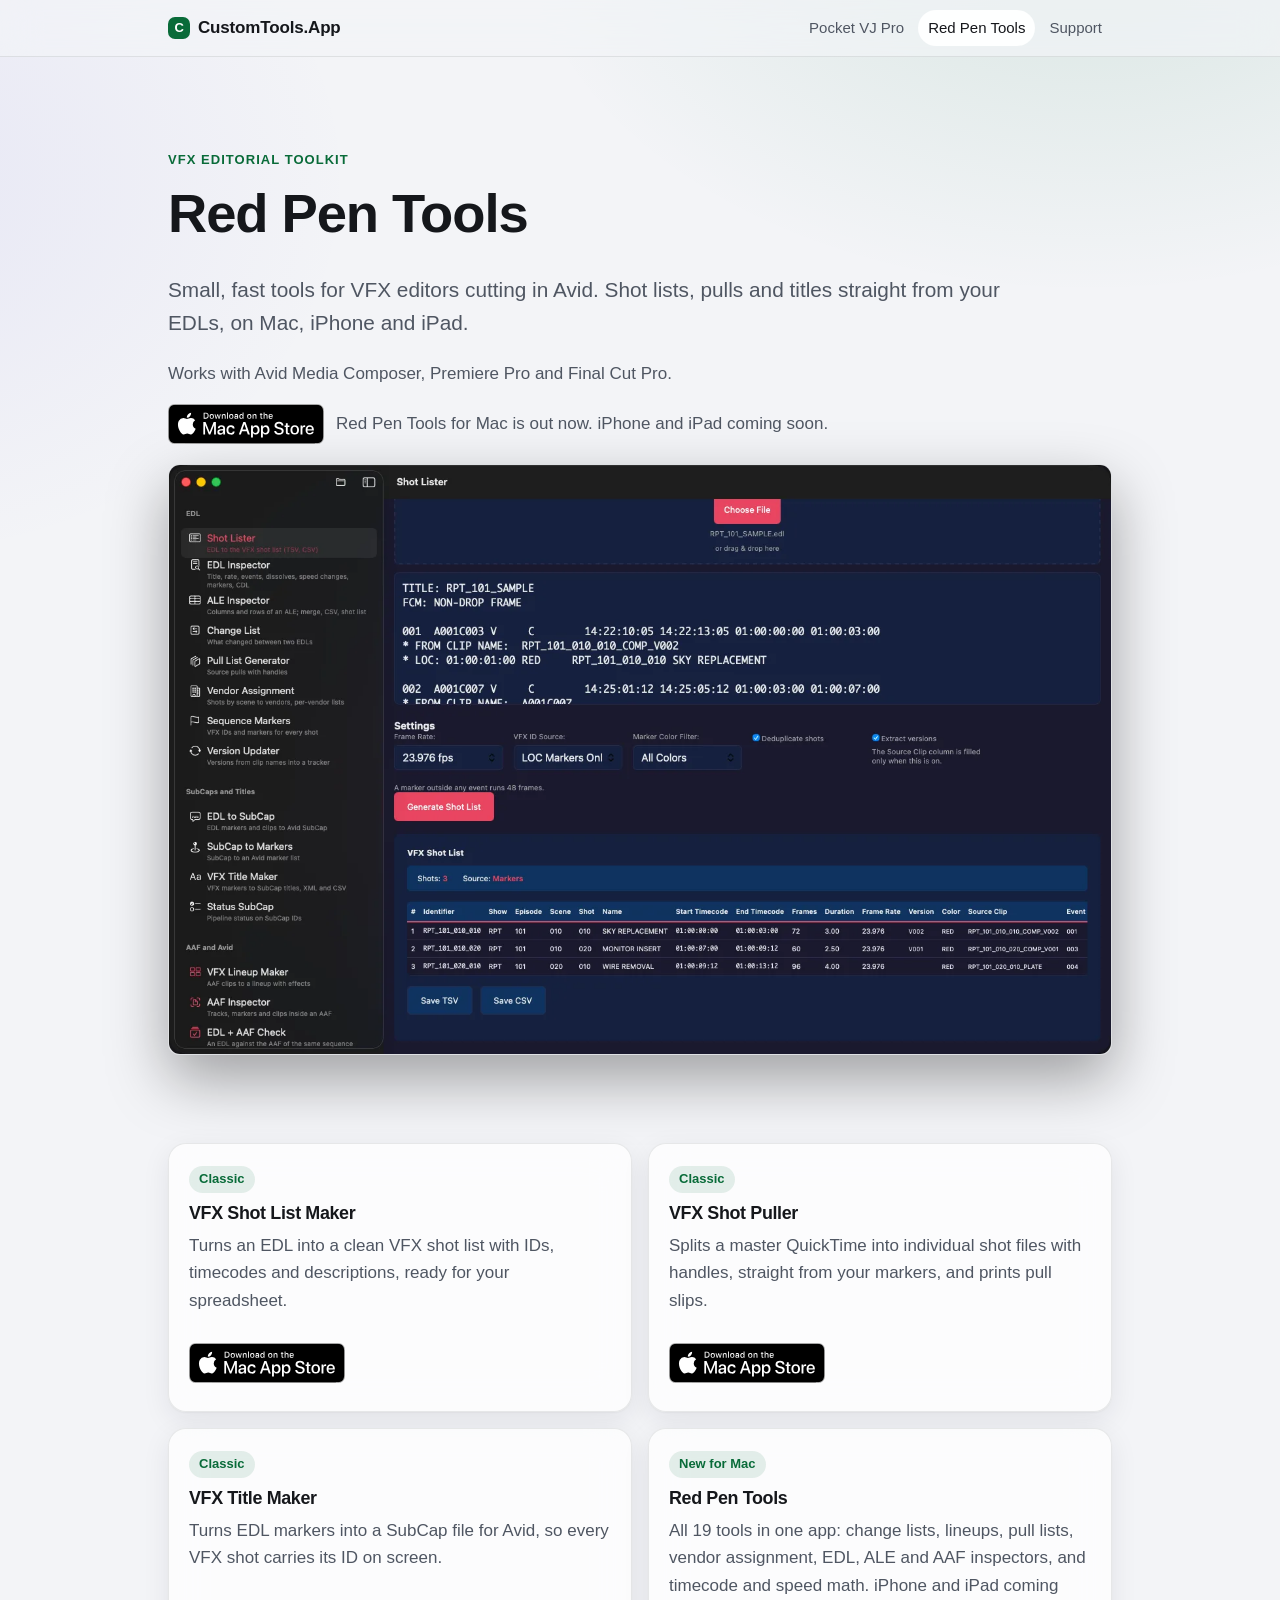
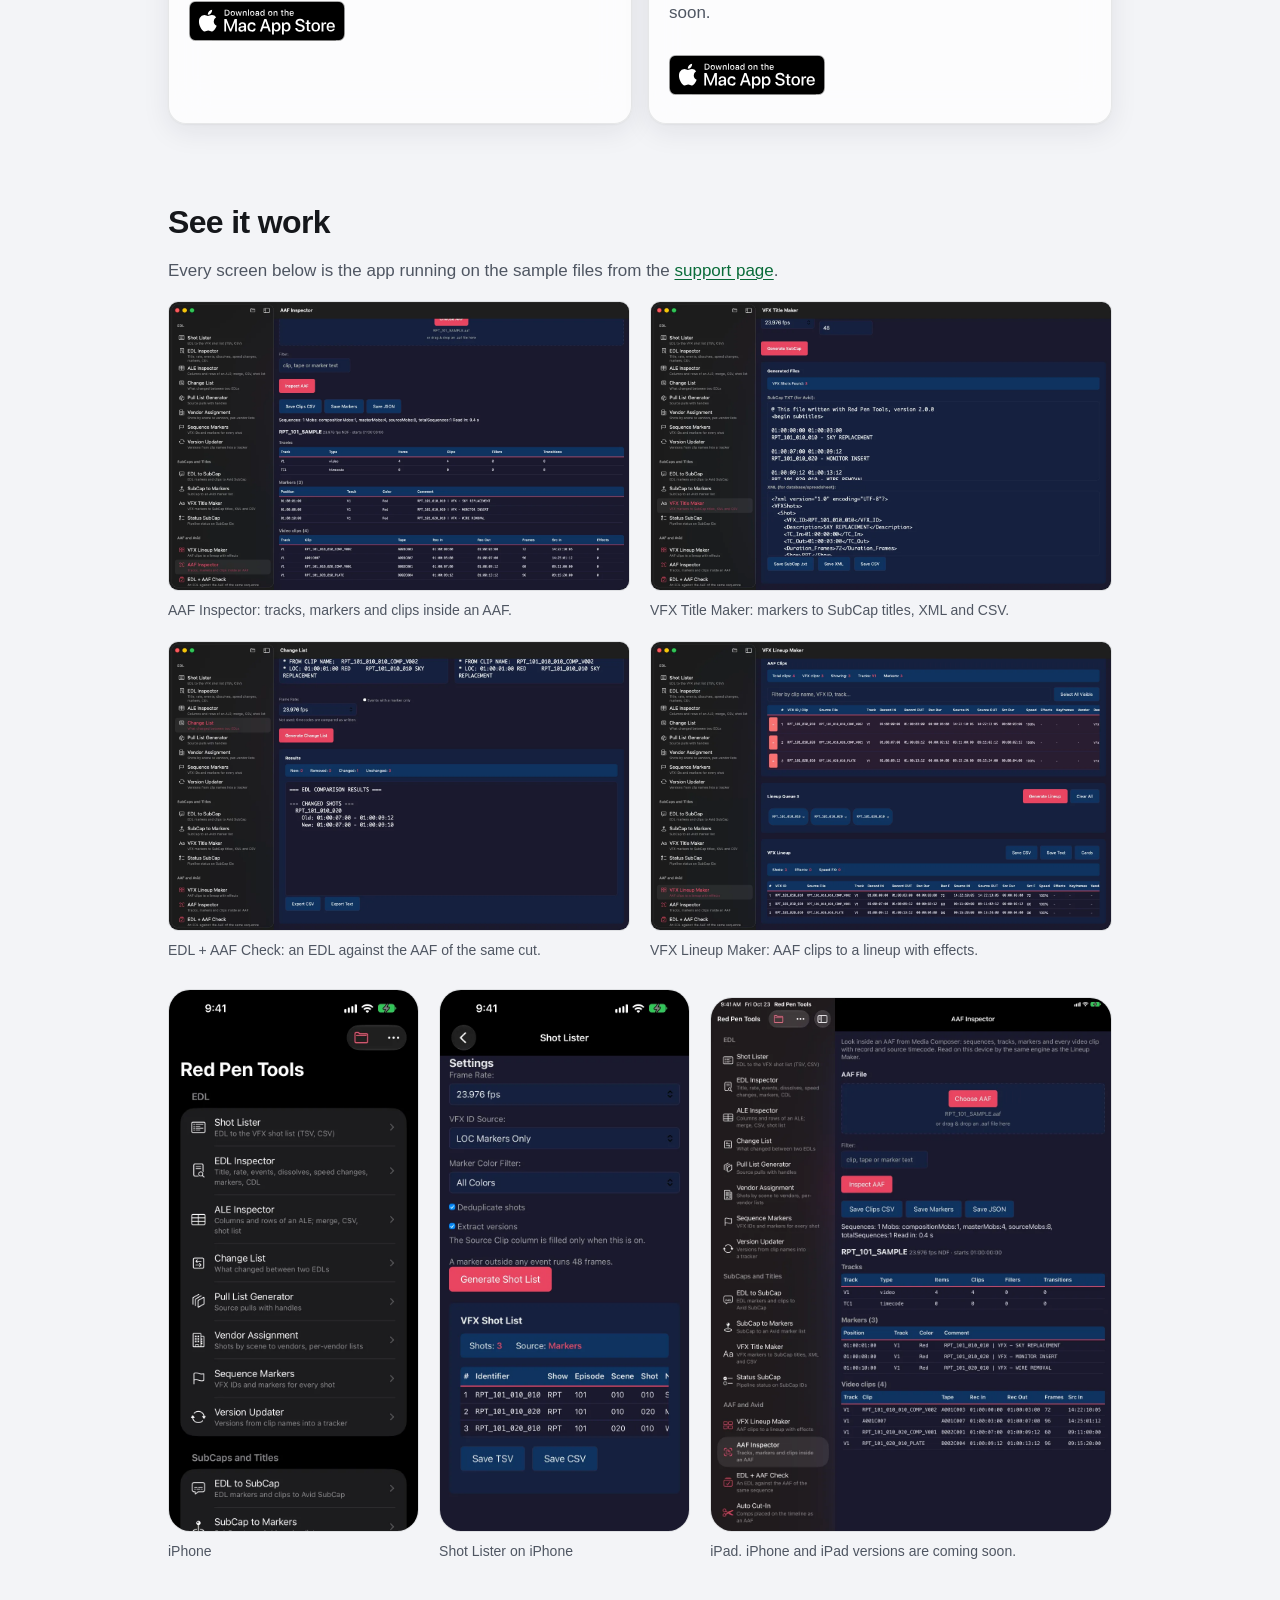
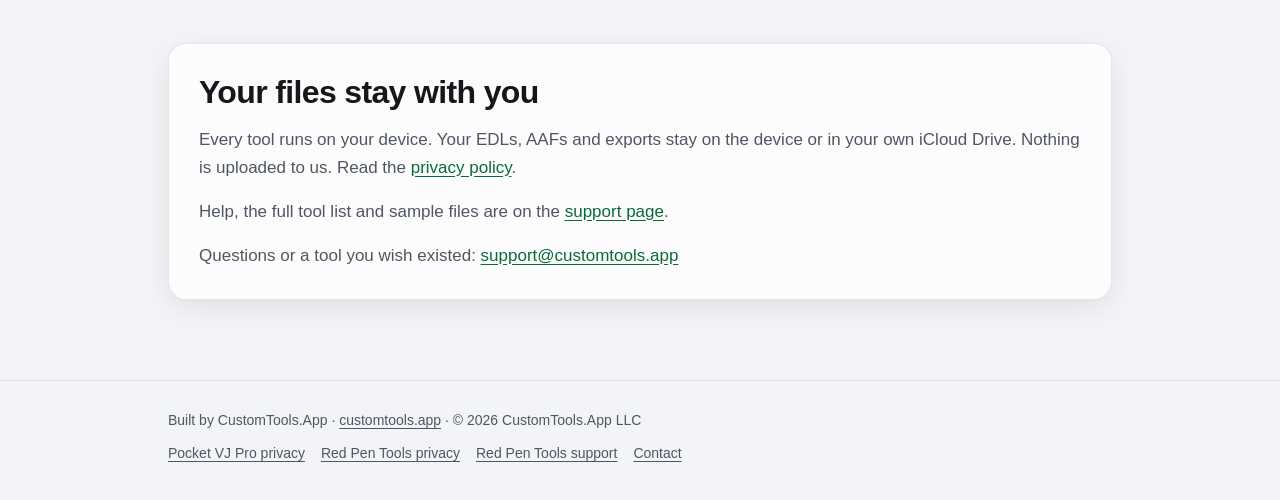
<file: index.html>
<!doctype html>
<html lang="en">
<head>
<meta charset="utf-8">
<meta name="viewport" content="width=device-width, initial-scale=1, viewport-fit=cover">
<title>Red Pen Tools · VFX editorial toolkit</title>
<meta name="description" content="Red Pen Tools: VFX Shot List Maker, VFX Shot Puller, VFX Title Maker, and Red Pen Tools with all 19 tools for VFX editors working in Avid.">
<link rel="canonical" href="https://redpentools.customtools.app/">
<meta name="theme-color" content="#f3f4f7" media="(prefers-color-scheme: light)">
<meta name="theme-color" content="#0b0c10" media="(prefers-color-scheme: dark)">
<meta property="og:title" content="Red Pen Tools · VFX editorial toolkit">
<meta property="og:description" content="Red Pen Tools: VFX Shot List Maker, VFX Shot Puller, VFX Title Maker, and Red Pen Tools with all 19 tools for VFX editors working in Avid.">
<meta property="og:url" content="https://redpentools.customtools.app/">
<meta property="og:type" content="website">
<link rel="icon" href="assets/img/rpt-pen-256.png" type="image/png">
<link rel="apple-touch-icon" href="apple-touch-icon.png">
<link rel="stylesheet" href="assets/site.css">
</head>
<body>
<header class="site-header">
  <div class="wrap">
    <a class="brand" href="https://apps.customtools.app/"><span class="brand-mark" aria-hidden="true">C</span>CustomTools.App</a>
    <nav class="site-nav" aria-label="Main">
      <a href="https://pocketvjpro.customtools.app/">Pocket VJ Pro</a>
      <a href="https://redpentools.customtools.app/" aria-current="page">Red Pen Tools</a>
      <a href="/support/">Support</a>
    </nav>
  </div>
</header>
<main>

<section class="hero">
  <div class="wrap">
    <span class="eyebrow">VFX editorial toolkit</span>
    <h1>Red Pen Tools</h1>
    <p class="lede">Small, fast tools for VFX editors cutting in Avid. Shot lists, pulls and titles straight from your EDLs, on Mac, iPhone and iPad.</p>
    <p class="muted">Works with Avid Media Composer, Premiere Pro and Final Cut Pro.</p>
    <div class="store-badge-row"><a class="store-badge" href="https://apps.apple.com/us/app/red-pen-tools/id6825196870" aria-label="Download Red Pen Tools on the Mac App Store"><picture><source srcset="assets/img/mac-app-store-badge-white.svg" media="(prefers-color-scheme: dark)"><img src="assets/img/mac-app-store-badge-black.svg" alt="Download on the Mac App Store" width="156" height="40"></picture></a><span class="muted">Red Pen Tools for Mac is out now. iPhone and iPad coming soon.</span></div>
    <img class="hero-shot" src="assets/img/shots/mac-shot-lister.webp" alt="Red Pen Tools on Mac: the Shot Lister turning a sample EDL into a VFX shot list, with every tool in the sidebar" width="1440" height="900" fetchpriority="high">
  </div>
</section>
<section>
  <div class="wrap">
    <div class="grid-2">
      <div class="card"><span class="pill">Classic</span><h3>VFX Shot List Maker</h3><p class="muted">Turns an EDL into a clean VFX shot list with IDs, timecodes and descriptions, ready for your spreadsheet.</p><a class="store-badge" href="https://apps.apple.com/us/app/vfx-shot-list-maker/id1511198302" aria-label="Download VFX Shot List Maker on the Mac App Store"><picture><source srcset="assets/img/mac-app-store-badge-white.svg" media="(prefers-color-scheme: dark)"><img src="assets/img/mac-app-store-badge-black.svg" alt="Download on the Mac App Store" width="156" height="40"></picture></a></div>
      <div class="card"><span class="pill">Classic</span><h3>VFX Shot Puller</h3><p class="muted">Splits a master QuickTime into individual shot files with handles, straight from your markers, and prints pull slips.</p><a class="store-badge" href="https://apps.apple.com/us/app/vfx-shot-puller/id1511198558" aria-label="Download VFX Shot Puller on the Mac App Store"><picture><source srcset="assets/img/mac-app-store-badge-white.svg" media="(prefers-color-scheme: dark)"><img src="assets/img/mac-app-store-badge-black.svg" alt="Download on the Mac App Store" width="156" height="40"></picture></a></div>
      <div class="card"><span class="pill">Classic</span><h3>VFX Title Maker</h3><p class="muted">Turns EDL markers into a SubCap file for Avid, so every VFX shot carries its ID on screen.</p><a class="store-badge" href="https://apps.apple.com/us/app/vfx-title-maker/id1511198381" aria-label="Download VFX Title Maker on the Mac App Store"><picture><source srcset="assets/img/mac-app-store-badge-white.svg" media="(prefers-color-scheme: dark)"><img src="assets/img/mac-app-store-badge-black.svg" alt="Download on the Mac App Store" width="156" height="40"></picture></a></div>
      <div class="card"><span class="pill">New for Mac</span><h3>Red Pen Tools</h3><p class="muted">All 19 tools in one app: change lists, lineups, pull lists, vendor assignment, EDL, ALE and AAF inspectors, and timecode and speed math. iPhone and iPad coming soon.</p><a class="store-badge" href="https://apps.apple.com/us/app/red-pen-tools/id6825196870" aria-label="Download Red Pen Tools on the Mac App Store"><picture><source srcset="assets/img/mac-app-store-badge-white.svg" media="(prefers-color-scheme: dark)"><img src="assets/img/mac-app-store-badge-black.svg" alt="Download on the Mac App Store" width="156" height="40"></picture></a></div>
    </div>
  </div>
</section>
<section>
  <div class="wrap">
    <h2>See it work</h2>
    <p class="muted">Every screen below is the app running on the sample files from the <a href="support/">support page</a>.</p>
    <div class="shots-grid">
      <figure><img src="assets/img/shots/mac-aaf-inspector.webp" alt="AAF Inspector showing the tracks, markers and clips inside an Avid AAF" width="1440" height="900" loading="lazy"><figcaption>AAF Inspector: tracks, markers and clips inside an AAF.</figcaption></figure>
      <figure><img src="assets/img/shots/mac-title-maker.webp" alt="VFX Title Maker turning VFX markers into SubCap titles" width="1440" height="900" loading="lazy"><figcaption>VFX Title Maker: markers to SubCap titles, XML and CSV.</figcaption></figure>
      <figure><img src="assets/img/shots/mac-edl-compare.webp" alt="EDL and AAF Check comparing an EDL against the AAF of the same sequence" width="1440" height="900" loading="lazy"><figcaption>EDL + AAF Check: an EDL against the AAF of the same cut.</figcaption></figure>
      <figure><img src="assets/img/shots/mac-lineup-maker.webp" alt="VFX Lineup Maker building a lineup from AAF clips with effects" width="1440" height="900" loading="lazy"><figcaption>VFX Lineup Maker: AAF clips to a lineup with effects.</figcaption></figure>
    </div>
    <div class="shots-devices">
      <figure><img src="assets/img/shots/iphone-home.webp" alt="Red Pen Tools on iPhone: the tool list" width="660" height="1434" loading="lazy"><figcaption>iPhone</figcaption></figure>
      <figure><img src="assets/img/shots/iphone-shot-lister.webp" alt="Shot Lister on iPhone" width="660" height="1434" loading="lazy"><figcaption>Shot Lister on iPhone</figcaption></figure>
      <figure><img src="assets/img/shots/ipad-aaf-inspector.webp" alt="AAF Inspector on iPad" width="1032" height="1376" loading="lazy"><figcaption>iPad. iPhone and iPad versions are coming soon.</figcaption></figure>
    </div>
  </div>
</section>
<section>
  <div class="wrap">
    <div class="panel">
      <h2>Your files stay with you</h2>
      <p class="muted">Every tool runs on your device. Your EDLs, AAFs and exports stay on the device or in your own iCloud Drive. Nothing is uploaded to us. Read the <a href="privacy/">privacy policy</a>.</p>
      <p class="muted">Help, the full tool list and sample files are on the <a href="support/">support page</a>.</p>
      <p class="muted" style="margin:0">Questions or a tool you wish existed: <a href="mailto:support@customtools.app">support@customtools.app</a></p>
    </div>
  </div>
</section>

</main>
<footer class="site-footer">
  <div class="wrap">
    <p style="margin:0">Built by CustomTools.App · <a href="https://customtools.app/">customtools.app</a> · © 2026 CustomTools.App LLC</p>
    <nav class="footer-links" aria-label="Footer">
      <a href="https://pocketvjpro.customtools.app/privacy/">Pocket VJ Pro privacy</a>
      <a href="https://redpentools.customtools.app/privacy/">Red Pen Tools privacy</a>
      <a href="https://redpentools.customtools.app/support/">Red Pen Tools support</a>
      <a href="mailto:support@customtools.app">Contact</a>
    </nav>
  </div>
</footer>
</body>
</html>
</file>
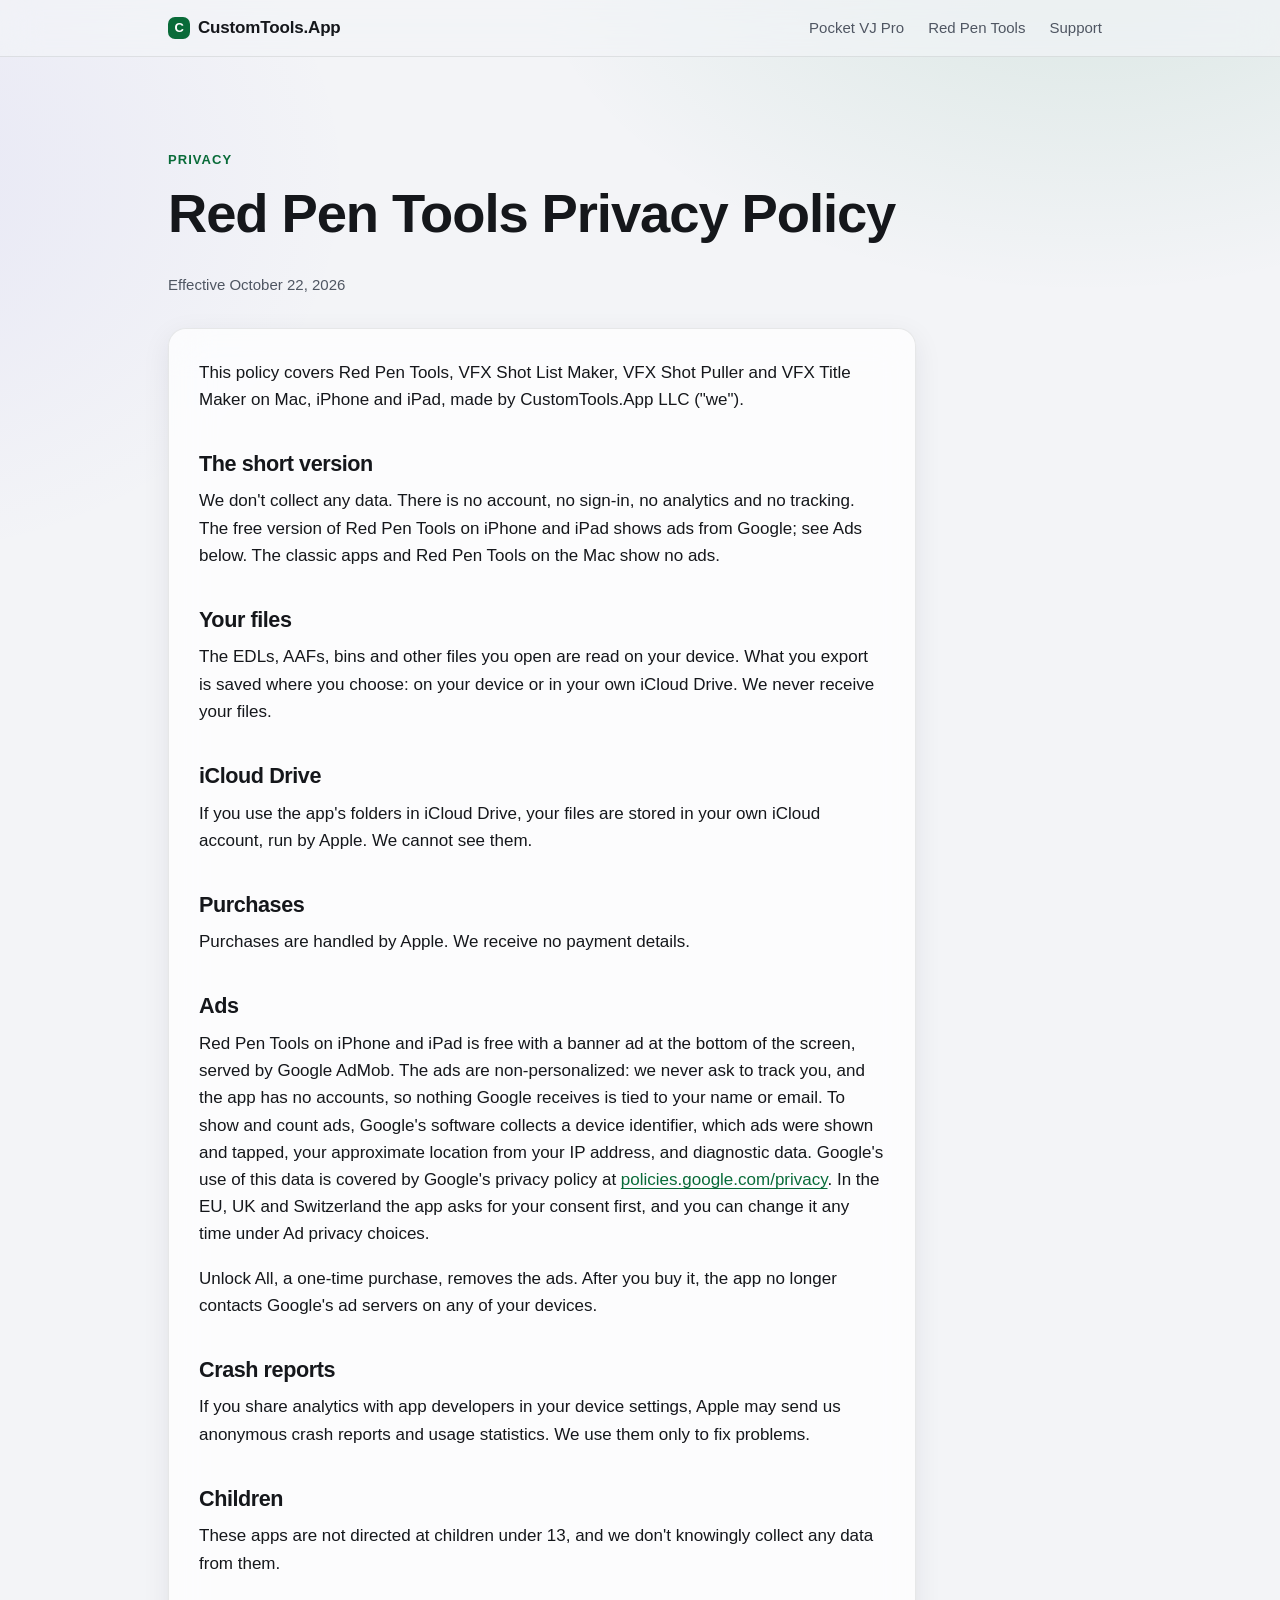
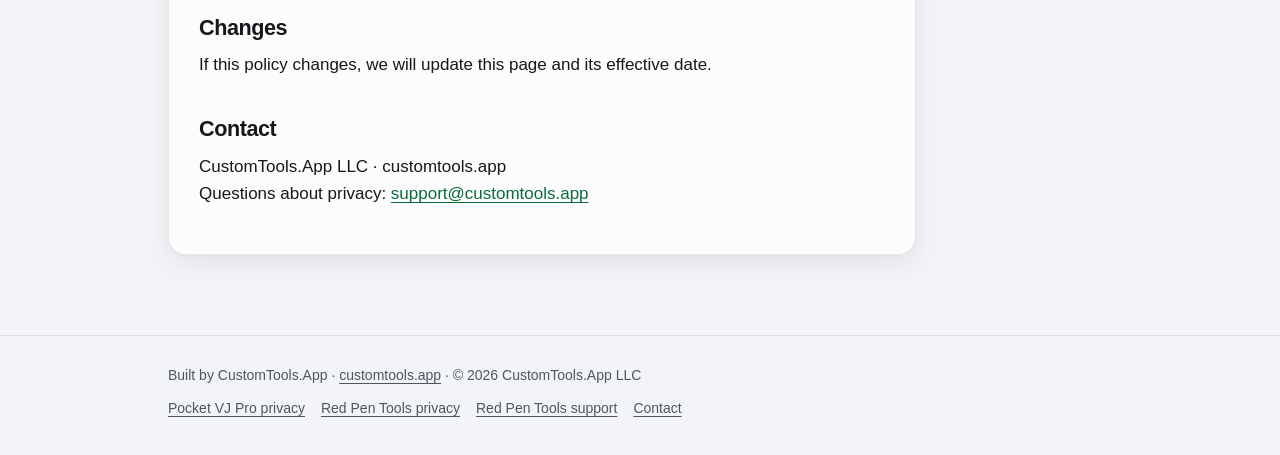
<file: privacy/index.html>
<!doctype html>
<html lang="en">
<head>
<meta charset="utf-8">
<meta name="viewport" content="width=device-width, initial-scale=1, viewport-fit=cover">
<title>Red Pen Tools Privacy Policy</title>
<meta name="description" content="We collect no data. Your files stay on your device or in your own iCloud Drive. The free version of Red Pen Tools on iPhone and iPad shows non-personalized ads from Google.">
<link rel="canonical" href="https://redpentools.customtools.app/privacy/">
<meta name="theme-color" content="#f3f4f7" media="(prefers-color-scheme: light)">
<meta name="theme-color" content="#0b0c10" media="(prefers-color-scheme: dark)">
<meta property="og:title" content="Red Pen Tools Privacy Policy">
<meta property="og:description" content="We collect no data. Your files stay on your device or in your own iCloud Drive. The free version of Red Pen Tools on iPhone and iPad shows non-personalized ads from Google.">
<meta property="og:url" content="https://redpentools.customtools.app/privacy/">
<meta property="og:type" content="website">
<link rel="icon" href="../assets/img/rpt-pen-256.png" type="image/png">
<link rel="stylesheet" href="../assets/site.css">
</head>
<body>
<header class="site-header">
  <div class="wrap">
    <a class="brand" href="https://apps.customtools.app/"><span class="brand-mark" aria-hidden="true">C</span>CustomTools.App</a>
    <nav class="site-nav" aria-label="Main">
      <a href="https://pocketvjpro.customtools.app/">Pocket VJ Pro</a>
      <a href="https://redpentools.customtools.app/">Red Pen Tools</a>
      <a href="/support/">Support</a>
    </nav>
  </div>
</header>
<main>

<section class="hero" style="padding-bottom:16px">
  <div class="wrap">
    <span class="eyebrow">Privacy</span>
    <h1>Red Pen Tools Privacy Policy</h1>
    <p class="meta">Effective October 22, 2026</p>
  </div>
</section>
<section style="padding-top:0">
  <div class="wrap">
    <div class="panel prose">
<p>This policy covers Red Pen Tools, VFX Shot List Maker, VFX Shot Puller and VFX Title Maker on Mac, iPhone and iPad, made by CustomTools.App LLC ("we").</p>
<h2>The short version</h2>
<p>We don't collect any data. There is no account, no sign-in, no analytics and no tracking. The free version of Red Pen Tools on iPhone and iPad shows ads from Google; see Ads below. The classic apps and Red Pen Tools on the Mac show no ads.</p>
<h2>Your files</h2>
<p>The EDLs, AAFs, bins and other files you open are read on your device. What you export is saved where you choose: on your device or in your own iCloud Drive. We never receive your files.</p>
<h2>iCloud Drive</h2>
<p>If you use the app's folders in iCloud Drive, your files are stored in your own iCloud account, run by Apple. We cannot see them.</p>
<h2>Purchases</h2>
<p>Purchases are handled by Apple. We receive no payment details.</p>
<h2>Ads</h2>
<p>Red Pen Tools on iPhone and iPad is free with a banner ad at the bottom of the screen, served by Google AdMob. The ads are non-personalized: we never ask to track you, and the app has no accounts, so nothing Google receives is tied to your name or email. To show and count ads, Google's software collects a device identifier, which ads were shown and tapped, your approximate location from your IP address, and diagnostic data. Google's use of this data is covered by Google's privacy policy at <a href="https://policies.google.com/privacy">policies.google.com/privacy</a>. In the EU, UK and Switzerland the app asks for your consent first, and you can change it any time under Ad privacy choices.</p>
<p>Unlock All, a one-time purchase, removes the ads. After you buy it, the app no longer contacts Google's ad servers on any of your devices.</p>
<h2>Crash reports</h2>
<p>If you share analytics with app developers in your device settings, Apple may send us anonymous crash reports and usage statistics. We use them only to fix problems.</p>
<h2>Children</h2>
<p>These apps are not directed at children under 13, and we don't knowingly collect any data from them.</p>
<h2>Changes</h2>
<p>If this policy changes, we will update this page and its effective date.</p>
<h2>Contact</h2>
<p>CustomTools.App LLC · customtools.app<br>
Questions about privacy: <a href="mailto:support@customtools.app">support@customtools.app</a></p>
    </div>
  </div>
</section>

</main>
<footer class="site-footer">
  <div class="wrap">
    <p style="margin:0">Built by CustomTools.App · <a href="https://customtools.app/">customtools.app</a> · © 2026 CustomTools.App LLC</p>
    <nav class="footer-links" aria-label="Footer">
      <a href="https://pocketvjpro.customtools.app/privacy/">Pocket VJ Pro privacy</a>
      <a href="https://redpentools.customtools.app/privacy/">Red Pen Tools privacy</a>
      <a href="https://redpentools.customtools.app/support/">Red Pen Tools support</a>
      <a href="mailto:support@customtools.app">Contact</a>
    </nav>
  </div>
</footer>
</body>
</html>
</file>
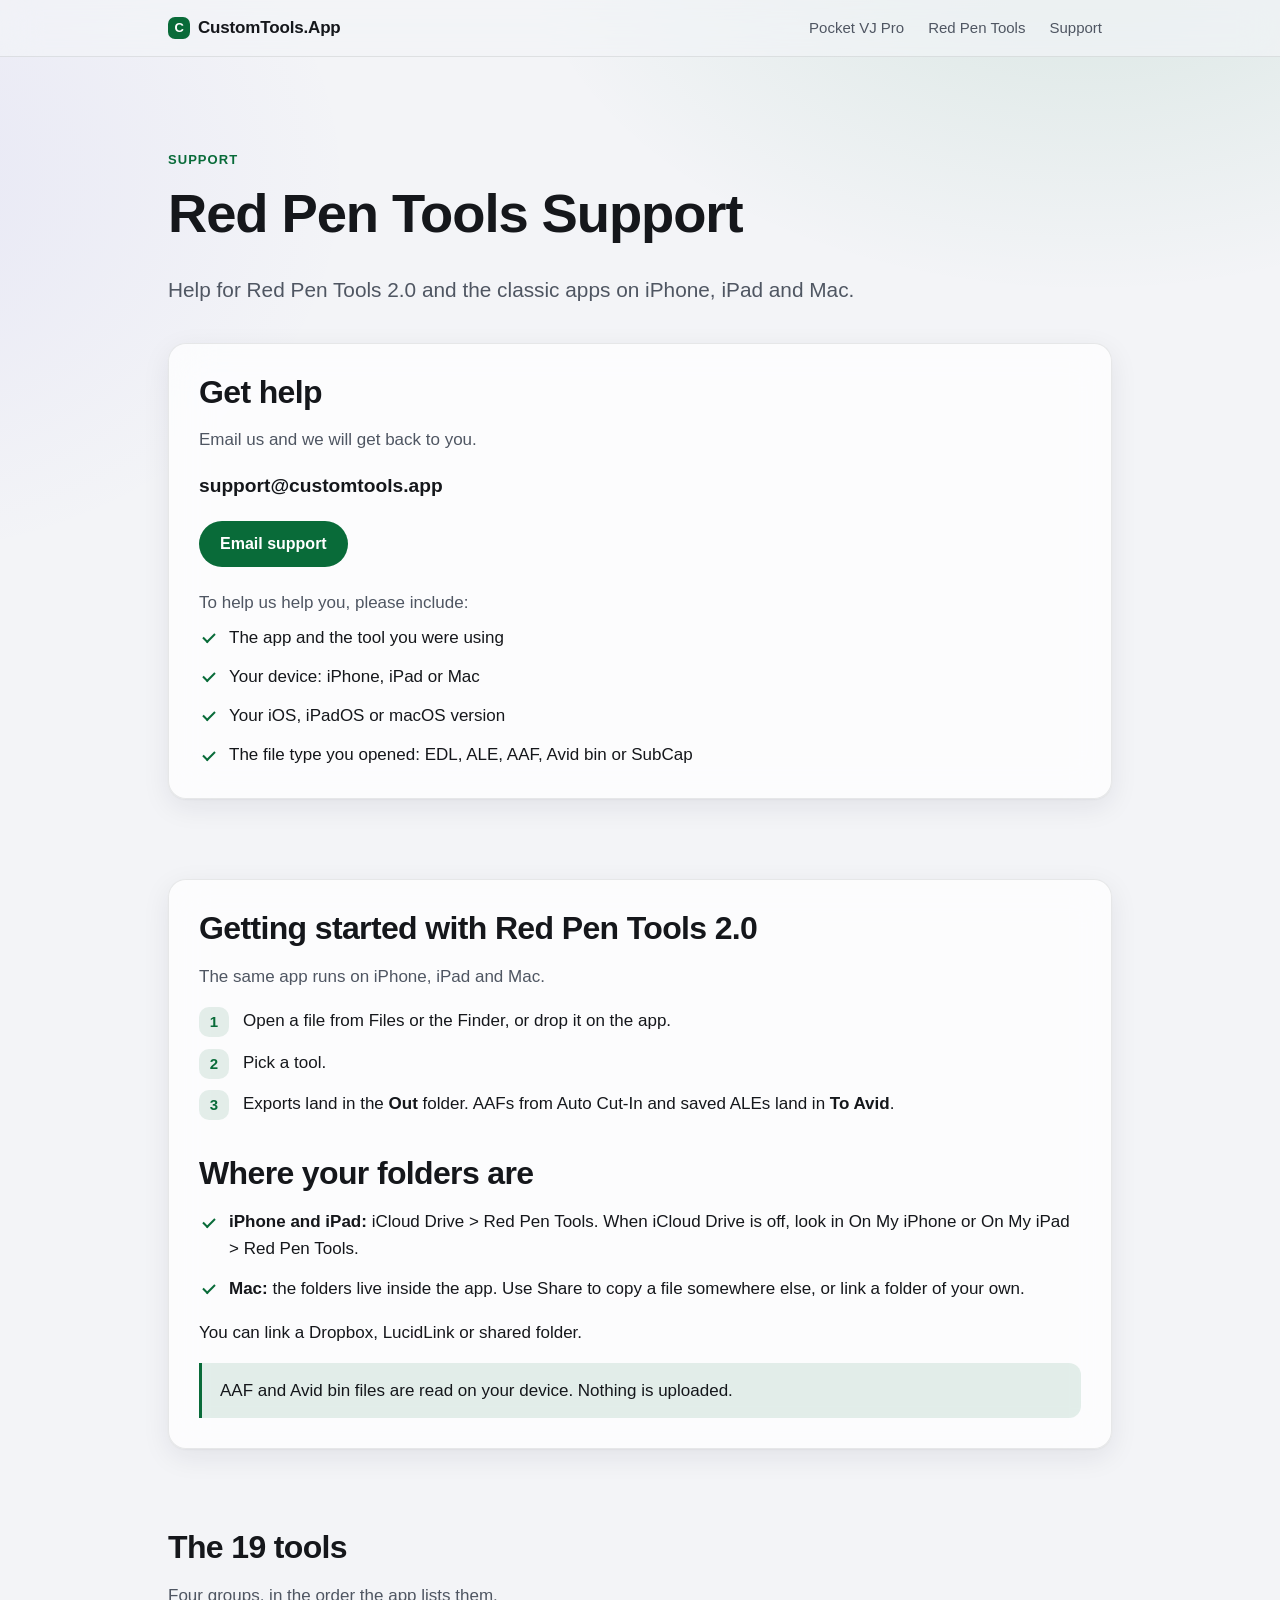
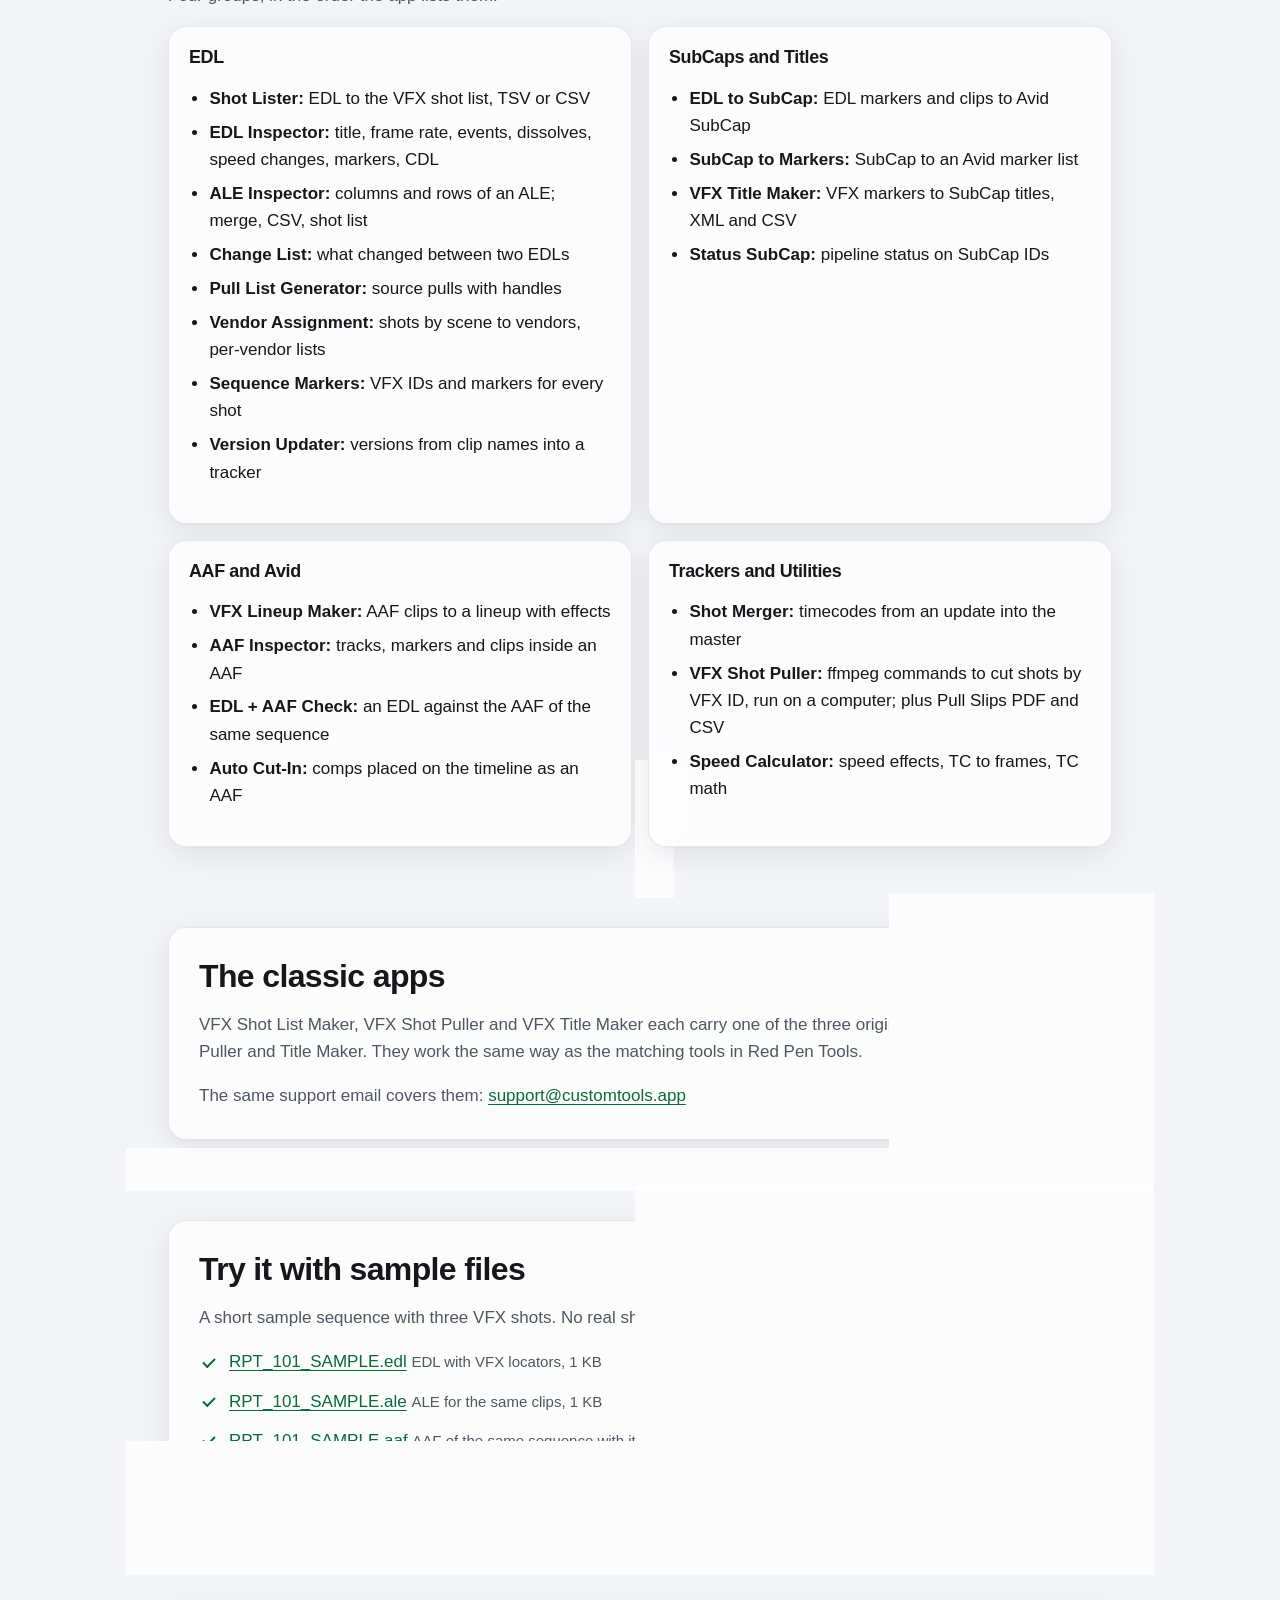
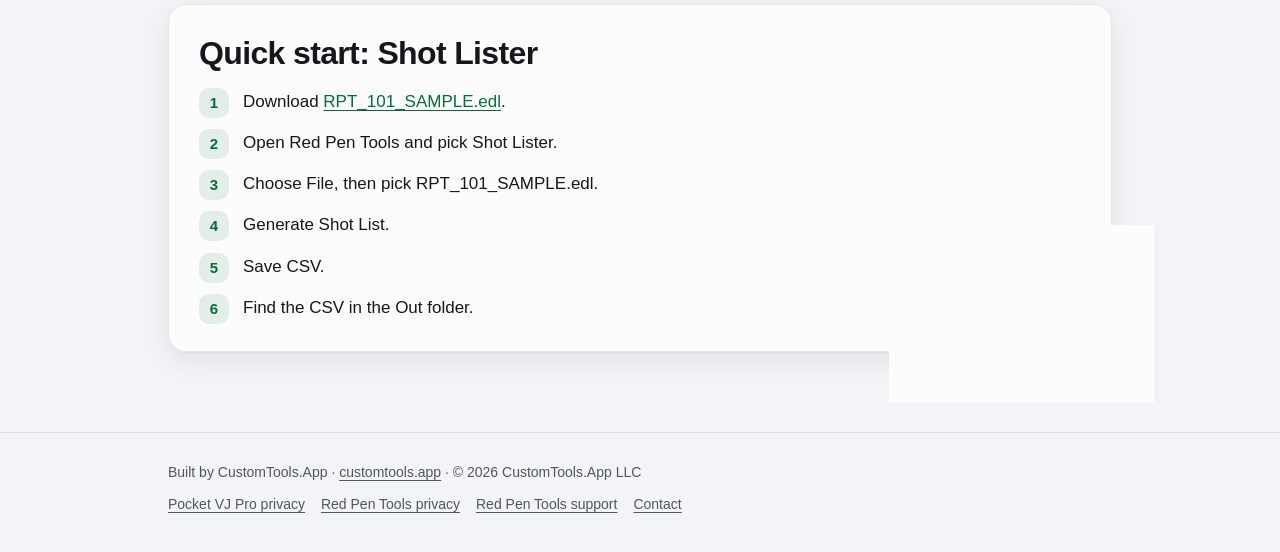
<file: support/index.html>
<!doctype html>
<html lang="en">
<head>
<meta charset="utf-8">
<meta name="viewport" content="width=device-width, initial-scale=1, viewport-fit=cover">
<title>Red Pen Tools Support</title>
<meta name="description" content="Help for Red Pen Tools and the classic apps: getting started, where your files go, the 19 tools, and sample files to try.">
<link rel="canonical" href="https://redpentools.customtools.app/support/">
<meta name="theme-color" content="#f3f4f7" media="(prefers-color-scheme: light)">
<meta name="theme-color" content="#0b0c10" media="(prefers-color-scheme: dark)">
<meta property="og:title" content="Red Pen Tools Support">
<meta property="og:description" content="Help for Red Pen Tools and the classic apps: getting started, where your files go, the 19 tools, and sample files to try.">
<meta property="og:url" content="https://redpentools.customtools.app/support/">
<meta property="og:type" content="website">
<link rel="icon" href="../assets/img/rpt-pen-256.png" type="image/png">
<link rel="stylesheet" href="../assets/site.css">
</head>
<body>
<header class="site-header">
  <div class="wrap">
    <a class="brand" href="https://apps.customtools.app/"><span class="brand-mark" aria-hidden="true">C</span>CustomTools.App</a>
    <nav class="site-nav" aria-label="Main">
      <a href="https://pocketvjpro.customtools.app/">Pocket VJ Pro</a>
      <a href="https://redpentools.customtools.app/">Red Pen Tools</a>
      <a href="/support/">Support</a>
    </nav>
  </div>
</header>
<main>

<section class="hero" style="padding-bottom:16px">
  <div class="wrap">
    <span class="eyebrow">Support</span>
    <h1>Red Pen Tools Support</h1>
    <p class="lede">Help for Red Pen Tools 2.0 and the classic apps on iPhone, iPad and Mac.</p>
  </div>
</section>

<section style="padding-top:0">
  <div class="wrap">
    <div class="panel">
      <h2>Get help</h2>
      <p class="muted">Email us and we will get back to you.</p>
      <p style="font-size:1.2rem;font-weight:650;user-select:all;-webkit-user-select:all">support@customtools.app</p>
      <div class="actions" style="margin-top:0;margin-bottom:22px">
        <a class="btn btn-primary" href="mailto:support@customtools.app?subject=Red%20Pen%20Tools%20support">Email support</a>
      </div>
      <p class="muted" style="margin-bottom:8px">To help us help you, please include:</p>
      <ul class="check-list">
        <li>The app and the tool you were using</li>
        <li>Your device: iPhone, iPad or Mac</li>
        <li>Your iOS, iPadOS or macOS version</li>
        <li>The file type you opened: EDL, ALE, AAF, Avid bin or SubCap</li>
      </ul>
    </div>
  </div>
</section>

<section>
  <div class="wrap">
    <div class="panel">
      <h2>Getting started with Red Pen Tools 2.0</h2>
      <p class="muted">The same app runs on iPhone, iPad and Mac.</p>
      <ol class="steps" style="margin-bottom:1em">
        <li>Open a file from Files or the Finder, or drop it on the app.</li>
        <li>Pick a tool.</li>
        <li>Exports land in the <strong>Out</strong> folder. AAFs from Auto Cut-In and saved ALEs land in <strong>To Avid</strong>.</li>
      </ol>
      <h2 style="margin-top:1.2em">Where your folders are</h2>
      <ul class="check-list" style="margin-bottom:1em">
        <li><strong>iPhone and iPad:</strong> iCloud Drive &gt; Red Pen Tools. When iCloud Drive is off, look in On My iPhone or On My iPad &gt; Red Pen Tools.</li>
        <li><strong>Mac:</strong> the folders live inside the app. Use Share to copy a file somewhere else, or link a folder of your own.</li>
      </ul>
      <p>You can link a Dropbox, LucidLink or shared folder.</p>
      <p class="notice" style="margin:0">AAF and Avid bin files are read on your device. Nothing is uploaded.</p>
    </div>
  </div>
</section>

<section>
  <div class="wrap">
    <h2>The 19 tools</h2>
    <p class="muted">Four groups, in the order the app lists them.</p>
    <div class="grid-2">
      <div class="card prose">
        <h3>EDL</h3>
        <ul>
          <li><strong>Shot Lister:</strong> EDL to the VFX shot list, TSV or CSV</li>
          <li><strong>EDL Inspector:</strong> title, frame rate, events, dissolves, speed changes, markers, CDL</li>
          <li><strong>ALE Inspector:</strong> columns and rows of an ALE; merge, CSV, shot list</li>
          <li><strong>Change List:</strong> what changed between two EDLs</li>
          <li><strong>Pull List Generator:</strong> source pulls with handles</li>
          <li><strong>Vendor Assignment:</strong> shots by scene to vendors, per-vendor lists</li>
          <li><strong>Sequence Markers:</strong> VFX IDs and markers for every shot</li>
          <li><strong>Version Updater:</strong> versions from clip names into a tracker</li>
        </ul>
      </div>
      <div class="card prose">
        <h3>SubCaps and Titles</h3>
        <ul>
          <li><strong>EDL to SubCap:</strong> EDL markers and clips to Avid SubCap</li>
          <li><strong>SubCap to Markers:</strong> SubCap to an Avid marker list</li>
          <li><strong>VFX Title Maker:</strong> VFX markers to SubCap titles, XML and CSV</li>
          <li><strong>Status SubCap:</strong> pipeline status on SubCap IDs</li>
        </ul>
      </div>
      <div class="card prose">
        <h3>AAF and Avid</h3>
        <ul>
          <li><strong>VFX Lineup Maker:</strong> AAF clips to a lineup with effects</li>
          <li><strong>AAF Inspector:</strong> tracks, markers and clips inside an AAF</li>
          <li><strong>EDL + AAF Check:</strong> an EDL against the AAF of the same sequence</li>
          <li><strong>Auto Cut-In:</strong> comps placed on the timeline as an AAF</li>
        </ul>
      </div>
      <div class="card prose">
        <h3>Trackers and Utilities</h3>
        <ul>
          <li><strong>Shot Merger:</strong> timecodes from an update into the master</li>
          <li><strong>VFX Shot Puller:</strong> ffmpeg commands to cut shots by VFX ID, run on a computer; plus Pull Slips PDF and CSV</li>
          <li><strong>Speed Calculator:</strong> speed effects, TC to frames, TC math</li>
        </ul>
      </div>
    </div>
  </div>
</section>

<section>
  <div class="wrap">
    <div class="panel">
      <h2>The classic apps</h2>
      <p class="muted">VFX Shot List Maker, VFX Shot Puller and VFX Title Maker each carry one of the three original tools: Shot List, Shot Puller and Title Maker. They work the same way as the matching tools in Red Pen Tools.</p>
      <p class="muted" style="margin:0">The same support email covers them: <a href="mailto:support@customtools.app">support@customtools.app</a></p>
    </div>
  </div>
</section>

<section>
  <div class="wrap">
    <div class="panel">
      <h2>Try it with sample files</h2>
      <p class="muted">A short sample sequence with three VFX shots. No real show material.</p>
      <ul class="check-list">
        <li><a href="samples/RPT_101_SAMPLE.edl" download>RPT_101_SAMPLE.edl</a> <span class="meta">EDL with VFX locators, 1 KB</span></li>
        <li><a href="samples/RPT_101_SAMPLE.ale" download>RPT_101_SAMPLE.ale</a> <span class="meta">ALE for the same clips, 1 KB</span></li>
        <li><a href="samples/RPT_101_SAMPLE.aaf" download>RPT_101_SAMPLE.aaf</a> <span class="meta">AAF of the same sequence with its markers, 484 KB</span></li>
        <li><a href="samples/RPT_101_SAMPLE_COMPS.avb" download>RPT_101_SAMPLE_COMPS.avb</a> <span class="meta">Avid bin of new comps for Auto Cut-In, 2 KB</span></li>
      </ul>
    </div>
  </div>
</section>

<section>
  <div class="wrap">
    <div class="panel">
      <h2>Quick start: Shot Lister</h2>
      <ol class="steps">
        <li>Download <a href="samples/RPT_101_SAMPLE.edl" download>RPT_101_SAMPLE.edl</a>.</li>
        <li>Open Red Pen Tools and pick Shot Lister.</li>
        <li>Choose File, then pick RPT_101_SAMPLE.edl.</li>
        <li>Generate Shot List.</li>
        <li>Save CSV.</li>
        <li>Find the CSV in the Out folder.</li>
      </ol>
    </div>
  </div>
</section>

</main>
<footer class="site-footer">
  <div class="wrap">
    <p style="margin:0">Built by CustomTools.App · <a href="https://customtools.app/">customtools.app</a> · © 2026 CustomTools.App LLC</p>
    <nav class="footer-links" aria-label="Footer">
      <a href="https://pocketvjpro.customtools.app/privacy/">Pocket VJ Pro privacy</a>
      <a href="https://redpentools.customtools.app/privacy/">Red Pen Tools privacy</a>
      <a href="https://redpentools.customtools.app/support/">Red Pen Tools support</a>
      <a href="mailto:support@customtools.app">Contact</a>
    </nav>
  </div>
</footer>
</body>
</html>
</file>
<file: assets/site.css>
/* CustomTools.App site styles. One accent, glass surfaces, light and dark aware. */

:root {
  --bg: #f3f4f7;
  --bg-glow-1: rgba(14, 122, 67, 0.12);
  --bg-glow-2: rgba(90, 80, 220, 0.08);
  --surface: rgba(255, 255, 255, 0.72);
  --surface-strong: rgba(255, 255, 255, 0.9);
  --border: rgba(20, 22, 26, 0.09);
  --text: #15171b;
  --muted: #4f5662;
  --accent: #096b39;
  --accent-ink: #ffffff;
  --accent-soft: rgba(9, 107, 57, 0.1);
  --shadow: 0 1px 2px rgba(0, 0, 0, 0.04), 0 8px 28px rgba(20, 30, 50, 0.08);
  --radius: 18px;
  --radius-sm: 12px;
  color-scheme: light dark;
}

@media (prefers-color-scheme: dark) {
  :root {
    --bg: #0b0c10;
    --bg-glow-1: rgba(61, 220, 132, 0.1);
    --bg-glow-2: rgba(110, 90, 255, 0.1);
    --surface: rgba(255, 255, 255, 0.055);
    --surface-strong: rgba(255, 255, 255, 0.09);
    --border: rgba(255, 255, 255, 0.1);
    --text: #eef0f4;
    --muted: #a6adb9;
    --accent: #3ddc84;
    --accent-ink: #052012;
    --accent-soft: rgba(61, 220, 132, 0.12);
    --shadow: 0 1px 2px rgba(0, 0, 0, 0.3), 0 12px 36px rgba(0, 0, 0, 0.35);
  }
}

*, *::before, *::after { box-sizing: border-box; }

html { -webkit-text-size-adjust: 100%; }

body {
  margin: 0;
  min-height: 100vh;
  background:
    radial-gradient(60rem 40rem at 85% -10%, var(--bg-glow-1), transparent 60%),
    radial-gradient(50rem 40rem at -10% 20%, var(--bg-glow-2), transparent 60%),
    var(--bg);
  background-attachment: fixed;
  color: var(--text);
  font: 17px/1.6 -apple-system, BlinkMacSystemFont, "SF Pro Text", "Segoe UI", Roboto, "Helvetica Neue", Arial, sans-serif;
  -webkit-font-smoothing: antialiased;
  overflow-x: hidden;
  display: flex;
  flex-direction: column;
}

main { flex: 1; }

img { max-width: 100%; height: auto; display: block; }

a { color: var(--accent); text-underline-offset: 3px; }
a:hover { text-decoration-thickness: 2px; }

a:focus-visible, summary:focus-visible, .btn:focus-visible {
  outline: 3px solid var(--accent);
  outline-offset: 3px;
  border-radius: 8px;
}

.wrap {
  width: 100%;
  max-width: 1000px;
  margin: 0 auto;
  padding: 0 16px;
}

@media (min-width: 720px) { .wrap { padding: 0 28px; } }

/* Header */
.site-header {
  position: sticky;
  top: 0;
  z-index: 10;
  background: color-mix(in srgb, var(--bg) 70%, transparent);
  -webkit-backdrop-filter: blur(18px) saturate(150%);
  backdrop-filter: blur(18px) saturate(150%);
  border-bottom: 1px solid var(--border);
}

.site-header .wrap {
  display: flex;
  align-items: center;
  justify-content: space-between;
  gap: 12px;
  min-height: 56px;
  flex-wrap: wrap;
}

.brand {
  font-weight: 700;
  letter-spacing: -0.01em;
  color: var(--text);
  text-decoration: none;
  display: inline-flex;
  align-items: center;
  gap: 8px;
}

.brand-mark {
  width: 22px;
  height: 22px;
  border-radius: 7px;
  background: var(--accent);
  display: inline-grid;
  place-items: center;
  color: var(--accent-ink);
  font-size: 13px;
  font-weight: 800;
}

.site-nav { display: flex; gap: 4px; flex-wrap: wrap; }

.site-nav a {
  color: var(--muted);
  text-decoration: none;
  font-size: 15px;
  padding: 6px 10px;
  border-radius: 999px;
}

.site-nav a:hover, .site-nav a[aria-current="page"] {
  color: var(--text);
  background: var(--surface-strong);
}

/* Type */
h1, h2, h3 { line-height: 1.15; letter-spacing: -0.02em; margin: 0 0 0.5em; }
h1 { font-size: clamp(2.1rem, 6vw, 3.4rem); font-weight: 800; }
h2 { font-size: clamp(1.5rem, 3.6vw, 2rem); font-weight: 750; margin-top: 0; }
h3 { font-size: 1.12rem; font-weight: 700; }
p { margin: 0 0 1em; }

.eyebrow {
  display: inline-block;
  font-size: 13px;
  font-weight: 650;
  letter-spacing: 0.08em;
  text-transform: uppercase;
  color: var(--accent);
  margin-bottom: 12px;
}

.lede { font-size: clamp(1.1rem, 2.4vw, 1.3rem); color: var(--muted); max-width: 40em; }
.muted { color: var(--muted); }
.small { font-size: 15px; }

/* Sections */
.hero { padding: 56px 0 32px; }
@media (min-width: 720px) { .hero { padding: 88px 0 48px; } }

section { padding: 28px 0; }
@media (min-width: 720px) { section { padding: 40px 0; } }

/* Glass surfaces */
.card, .panel {
  background: var(--surface);
  border: 1px solid var(--border);
  border-radius: var(--radius);
  box-shadow: var(--shadow);
  -webkit-backdrop-filter: blur(20px) saturate(140%);
  backdrop-filter: blur(20px) saturate(140%);
}

.panel { padding: 22px; }
@media (min-width: 720px) { .panel { padding: 30px; } }

.grid {
  display: grid;
  gap: 16px;
  grid-template-columns: repeat(auto-fit, minmax(min(100%, 240px), 1fr));
}

.grid-2 {
  display: grid;
  gap: 16px;
  grid-template-columns: repeat(auto-fit, minmax(min(100%, 320px), 1fr));
}

.card { padding: 20px; }
.card p:last-child { margin-bottom: 0; }

.card-link {
  display: flex;
  flex-direction: column;
  color: inherit;
  text-decoration: none;
  overflow: hidden;
  padding: 0;
  transition: transform 0.2s ease, border-color 0.2s ease;
}

.card-link:hover { transform: translateY(-2px); border-color: color-mix(in srgb, var(--accent) 45%, var(--border)); }

.card-link .card-media {
  aspect-ratio: 16 / 9;
  overflow: hidden;
  background: #000;
}

.card-link .card-media img { width: 100%; height: 100%; object-fit: cover; }

.card-link .card-body { padding: 20px; }
.card-link .more { color: var(--accent); font-weight: 650; font-size: 15px; }

.card-media.rpt {
  display: grid;
  place-items: center;
  background:
    linear-gradient(135deg, #1b2440, #0f1424);
  color: #f2f4f8;
}

.rpt-glyph {
  font: 700 15px/1.4 ui-monospace, "SF Mono", Menlo, monospace;
  text-align: left;
  padding: 16px;
  opacity: 0.92;
}

.rpt-glyph .hl { color: #ff5c5c; }

/* Buttons */
.actions { display: flex; flex-wrap: wrap; gap: 10px; margin-top: 22px; align-items: center; }

.btn {
  display: inline-flex;
  align-items: center;
  justify-content: center;
  gap: 8px;
  min-height: 46px;
  padding: 0 20px;
  border-radius: 999px;
  font-weight: 650;
  font-size: 16px;
  text-decoration: none;
  border: 1px solid transparent;
}

.btn-primary { background: var(--accent); color: var(--accent-ink); }
.btn-primary:hover { filter: brightness(1.06); }

.btn-ghost {
  background: var(--surface-strong);
  border-color: var(--border);
  color: var(--text);
}

.badge-soon {
  display: inline-flex;
  align-items: center;
  min-height: 46px;
  padding: 0 18px;
  border-radius: 999px;
  border: 1px dashed var(--border);
  color: var(--muted);
  font-size: 15px;
}

.pill {
  display: inline-block;
  font-size: 13px;
  font-weight: 650;
  padding: 3px 10px;
  border-radius: 999px;
  background: var(--accent-soft);
  color: var(--accent);
  margin-bottom: 10px;
}

/* Device frames */
.phones {
  display: grid;
  grid-template-columns: repeat(3, 1fr);
  gap: clamp(10px, 3vw, 28px);
  max-width: 760px;
  margin: 8px auto 0;
}

.phone {
  border-radius: clamp(18px, 4vw, 38px);
  padding: clamp(4px, 0.8vw, 8px);
  background: linear-gradient(160deg, #3a3d45, #121317);
  box-shadow: var(--shadow);
}

.phone:nth-child(2) { transform: translateY(-14px); }

.phone img {
  border-radius: clamp(14px, 3.4vw, 31px);
  width: 100%;
  aspect-ratio: 1320 / 2868;
  object-fit: cover;
  background: #000;
}

.tablet {
  border-radius: 28px;
  padding: 10px;
  background: linear-gradient(160deg, #3a3d45, #121317);
  box-shadow: var(--shadow);
  max-width: 520px;
  margin: 0 auto;
}

.tablet img { border-radius: 20px; width: 100%; aspect-ratio: 840 / 1120; object-fit: cover; }

.split {
  display: grid;
  gap: 28px;
  align-items: center;
  grid-template-columns: 1fr;
}

@media (min-width: 820px) { .split { grid-template-columns: 1.1fr 1fr; } }

/* Lists */
.check-list { list-style: none; padding: 0; margin: 0; display: grid; gap: 12px; }
.check-list li { padding-left: 30px; position: relative; }
.check-list li::before {
  content: "";
  position: absolute;
  left: 4px;
  top: 0.55em;
  width: 12px;
  height: 7px;
  border-left: 2.5px solid var(--accent);
  border-bottom: 2.5px solid var(--accent);
  transform: rotate(-45deg);
}

.steps { counter-reset: step; list-style: none; padding: 0; margin: 0; display: grid; gap: 14px; }
.steps li { counter-increment: step; padding-left: 44px; position: relative; }
.steps li::before {
  content: counter(step);
  position: absolute;
  left: 0;
  top: 0;
  width: 30px;
  height: 30px;
  border-radius: 10px;
  background: var(--accent-soft);
  color: var(--accent);
  font-weight: 750;
  display: grid;
  place-items: center;
  font-size: 15px;
}

/* FAQ */
.faq { display: grid; gap: 10px; }

.faq details {
  background: var(--surface);
  border: 1px solid var(--border);
  border-radius: var(--radius-sm);
  padding: 0 18px;
  -webkit-backdrop-filter: blur(16px);
  backdrop-filter: blur(16px);
}

.faq summary {
  cursor: pointer;
  list-style: none;
  font-weight: 650;
  padding: 16px 28px 16px 0;
  position: relative;
}

.faq summary::-webkit-details-marker { display: none; }

.faq summary::after {
  content: "+";
  position: absolute;
  right: 0;
  top: 50%;
  transform: translateY(-50%);
  color: var(--accent);
  font-size: 22px;
  font-weight: 500;
}

.faq details[open] summary::after { content: "\2212"; }
.faq details > div { padding: 0 0 16px; color: var(--muted); }
.faq details > div p:last-child { margin-bottom: 0; }

.notice {
  border-left: 3px solid var(--accent);
  padding: 14px 18px;
  background: var(--accent-soft);
  border-radius: 0 var(--radius-sm) var(--radius-sm) 0;
}

/* Long-form text (privacy, support) */
.prose { max-width: 44em; }
.prose h2 { font-size: 1.35rem; margin-top: 1.8em; }
.prose h2:first-child { margin-top: 0; }
.prose ul { padding-left: 1.2em; }
.prose li { margin-bottom: 0.4em; }
.prose strong { color: var(--text); }

.meta { color: var(--muted); font-size: 15px; }

/* Footer */
.site-footer {
  border-top: 1px solid var(--border);
  margin-top: 40px;
  padding: 28px 0 36px;
  color: var(--muted);
  font-size: 14px;
}

.site-footer .wrap { display: flex; flex-wrap: wrap; gap: 10px 24px; justify-content: space-between; }
.site-footer a { color: var(--muted); }
.footer-links { display: flex; flex-wrap: wrap; gap: 6px 16px; }

@media (prefers-reduced-motion: reduce) {
  .card-link { transition: none; }
  .card-link:hover { transform: none; }
}

/* App title block (product pages) */
.app-title { display: flex; align-items: center; gap: 14px; margin-bottom: 22px; }
.app-title .app-icon {
  width: 56px;
  height: 56px;
  border-radius: 14px;
  object-fit: cover;
  object-position: center 45%;
  border: 1px solid var(--border);
  box-shadow: var(--shadow);
}
.app-title strong { display: block; font-size: 1.2rem; letter-spacing: -0.01em; }
.app-title span { display: block; color: var(--muted); font-size: 15px; }

/* Official Apple "Download on the Mac App Store" badge: black on light, white on dark (via <picture>) */
.store-badge{display:inline-block;line-height:0;border-radius:8px}
.store-badge img{height:40px;width:auto;display:block}
.store-badge-row{display:flex;flex-wrap:wrap;align-items:center;gap:12px;margin-top:12px}
.card .store-badge{margin-top:12px}
.store-list .store-badge{vertical-align:middle;margin-left:6px}
.store-list .store-badge img{height:32px}

/* Red Pen Tools 2.0 screenshots: hero window + gallery */
.hero-shot{width:100%;height:auto;margin-top:20px;border-radius:12px;border:1px solid var(--border);box-shadow:0 24px 60px rgba(0,0,0,.35)}
.shots-grid{display:grid;grid-template-columns:repeat(2,minmax(0,1fr));gap:20px;margin-top:16px}
.shots-grid figure,.shots-devices figure{margin:0}
.shots-grid img,.shots-devices img{width:100%;height:auto;display:block;border-radius:10px;border:1px solid var(--border)}
.shots-grid figcaption,.shots-devices figcaption{font-size:14px;color:var(--muted,#8a8f98);margin-top:8px}
.shots-devices{display:grid;grid-template-columns:1fr 1fr 1.6fr;gap:20px;align-items:end;margin-top:28px}
.shots-devices img{border-radius:22px}
@media (max-width:720px){.shots-grid{grid-template-columns:1fr}.shots-devices{grid-template-columns:1fr 1fr}.shots-devices figure:last-child{grid-column:1/-1}}
</file>
